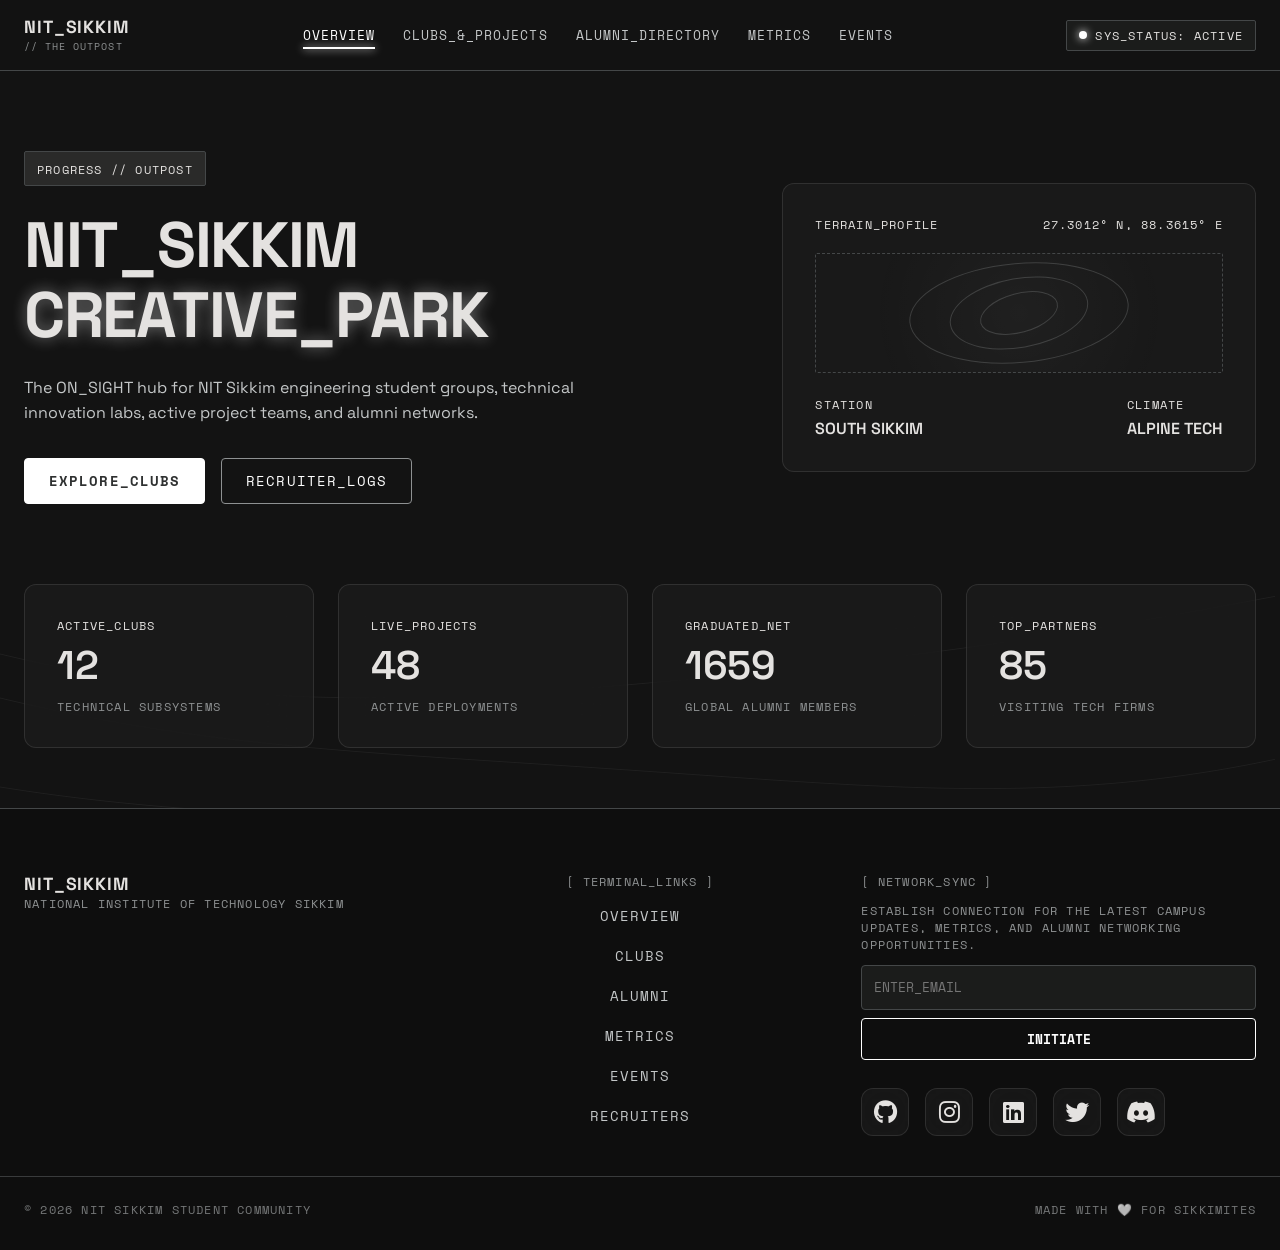
<file: index.html>
<!DOCTYPE html>
<html lang="en">
<head>
  <meta charset="UTF-8">
  <meta name="viewport" content="width=device-width, initial-scale=1.0">
  <title>CREATIVES-NIT SIKKIM</title>
  <link rel="preconnect" href="https://fonts.googleapis.com">
  <link rel="preconnect" href="https://fonts.gstatic.com" crossorigin>
  <link href="https://fonts.googleapis.com/css2?family=Space+Grotesk:wght@400;500;600;700&family=Space+Mono:wght@400;700&display=swap" rel="stylesheet">
  <link rel="stylesheet" href="styles.css">
  <link rel="stylesheet" href="https://cdnjs.cloudflare.com/ajax/libs/font-awesome/6.4.0/css/all.min.css">
</head>
<body>

  <canvas id="mountain-canvas"></canvas>

  <header class="navbar">
    <div class="nav-container">
      <a href="index.html" class="brand">
        <span class="brand-title">NIT_SIKKIM</span>
        <span class="label-mono brand-tag">// THE OUTPOST</span>
      </a>
      
      <nav class="nav-links">
        <a href="index.html" class="nav-link">OVERVIEW</a>
        <a href="clubs.html" class="nav-link">CLUBS_&_PROJECTS</a>
        <a href="alumni.html" class="nav-link">ALUMNI_DIRECTORY</a>
        <a href="metrics.html" class="nav-link">METRICS</a>
        <a href="events.html" class="nav-link">EVENTS</a>
      </nav>

      <div class="nav-status">
        <span class="status-dot"></span>
        <span class="label-mono">SYS_STATUS: ACTIVE</span>
      </div>
    </div>
  </header>

  <main>
    <section class="hero-section">
      <div class="hero-content">
        <div class="hud-badge">
          <span class="label-mono">PROGRESS // OUTPOST</span>
        </div>
        <h1 class="headline-xl">NIT_SIKKIM<br><span class="text-glow">CREATIVE_PARK</span></h1>
        <p class="body-md hero-description">
          The ON_SIGHT hub for NIT Sikkim engineering student groups, technical innovation labs, active project teams, and alumni networks.
        </p>
        <div class="hero-actions">
          <a href="clubs.html" class="btn btn-primary">EXPLORE_CLUBS</a>
          <a href="companies.html" class="btn btn-ghost">RECRUITER_LOGS</a>
        </div>
      </div>

      <div class="terrain-hud glass-card">
        <div class="hud-header">
          <span class="label-mono">TERRAIN_PROFILE</span>
          <span class="label-mono">27.3012° N, 88.3615° E</span>
        </div>
        <div class="topography-graphic">
          <div class="topo-line line-1"></div>
          <div class="topo-line line-2"></div>
          <div class="topo-line line-3"></div>
        </div>
        <div class="hud-footer">
          <div class="hud-stat">
            <span class="label-mono">STATION</span>
            <span class="hud-val">SOUTH SIKKIM</span>
          </div>
          <div class="hud-stat">
            <span class="label-mono">CLIMATE</span>
            <span class="hud-val">ALPINE TECH</span>
          </div>
        </div>
      </div>
    </section>

    <section class="stats-section">
      <div class="grid-container stats-grid">
        <div class="glass-card stat-card">
          <span class="label-mono">ACTIVE_CLUBS</span>
          <h2 class="headline-lg count-up" data-target="12">0</h2>
          <span class="label-mono text-muted">Technical Subsystems</span>
        </div>
        <div class="glass-card stat-card">
          <span class="label-mono">LIVE_PROJECTS</span>
          <h2 class="headline-lg count-up" data-target="48">0</h2>
          <span class="label-mono text-muted">Active Deployments</span>
        </div>
        <div class="glass-card stat-card">
          <span class="label-mono">GRADUATED_NET</span>
          <h2 class="headline-lg count-up" data-target="1659">0</h2>
          <span class="label-mono text-muted">Global Alumni Members</span>
        </div>
        <div class="glass-card stat-card">
          <span class="label-mono">TOP_PARTNERS</span>
          <h2 class="headline-lg count-up" data-target="85">0</h2>
          <span class="label-mono text-muted">Visiting Tech Firms</span>
        </div>
      </div>
    </section>
  </main>

  <div id="footer-container"></div>

  <script src="script.js"></script>
</body>
</html>
</file>
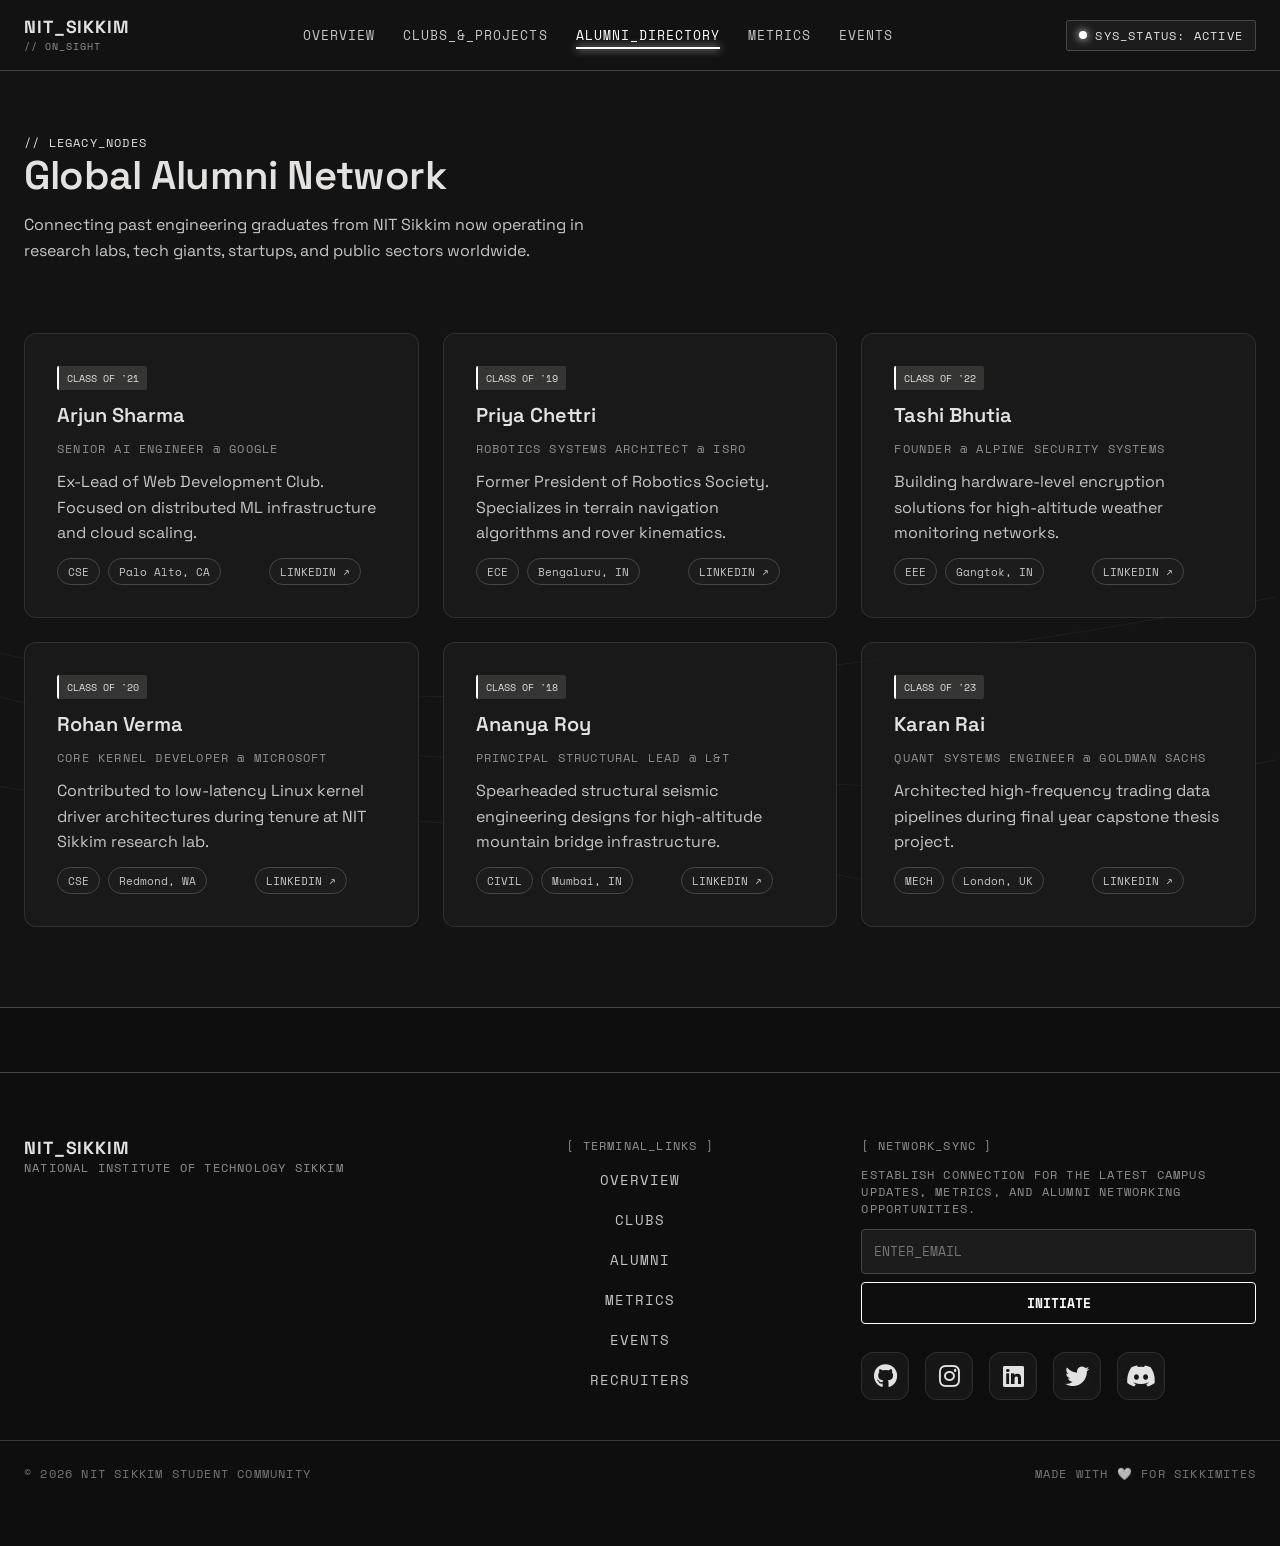
<file: alumni.html>
<!DOCTYPE html>
<html lang="en">
<head>
  <meta charset="UTF-8">
  <meta name="viewport" content="width=device-width, initial-scale=1.0">
  <title>ALUMNI DIRECTORY // NIT SIKKIM</title>
  <link rel="preconnect" href="https://fonts.googleapis.com">
  <link rel="preconnect" href="https://fonts.gstatic.com" crossorigin>
  <link href="https://fonts.googleapis.com/css2?family=Space+Grotesk:wght@400;500;600;700&family=Space+Mono:wght@400;700&display=swap" rel="stylesheet">
  <link rel="stylesheet" href="styles.css">
  <link rel="stylesheet" href="https://cdnjs.cloudflare.com/ajax/libs/font-awesome/6.4.0/css/all.min.css">
</head>
<body>

  <canvas id="mountain-canvas"></canvas>

  <header class="navbar">
    <div class="nav-container">
      <a href="index.html" class="brand">
        <span class="brand-title">NIT_SIKKIM</span>
        <span class="label-mono brand-tag">// ON_SIGHT</span>
      </a>
      
      <nav class="nav-links">
        <a href="index.html" class="nav-link">OVERVIEW</a>
        <a href="clubs.html" class="nav-link">CLUBS_&_PROJECTS</a>
        <a href="alumni.html" class="nav-link">ALUMNI_DIRECTORY</a>
        <a href="metrics.html" class="nav-link">METRICS</a>
        <a href="events.html" class="nav-link">EVENTS</a>
      </nav>

      <div class="nav-status">
        <span class="status-dot"></span>
        <span class="label-mono">SYS_STATUS: ACTIVE</span>
      </div>
    </div>
  </header>

  <main>
    <section class="page-header">
      <span class="label-mono">// LEGACY_NODES</span>
      <h1 class="headline-lg">Global Alumni Network</h1>
      <p class="body-md">Connecting past engineering graduates from NIT Sikkim now operating in research labs, tech giants, startups, and public sectors worldwide.</p>
    </section>

    <section class="alumni-section">
      <div class="grid-container alumni-grid">
        <div class="glass-card alumni-card">
          <div class="alumni-badge">CLASS OF '21</div>
          <h3 class="alumni-name">Arjun Sharma</h3>
          <p class="label-mono text-muted">Senior AI Engineer @ Google</p>
          <p class="body-md">Ex-Lead of Web Development Club. Focused on distributed ML infrastructure and cloud scaling.</p>
          <div class="alumni-tags">
            <span class="chip">CSE</span>
            <span class="chip">Palo Alto, CA</span>
            <a href="https://linkedin.com/in/arjun-sharma" target="_blank" class="chip-btn">LINKEDIN ↗</a>
          </div>
        </div>

        <div class="glass-card alumni-card">
          <div class="alumni-badge">CLASS OF '19</div>
          <h3 class="alumni-name">Priya Chettri</h3>
          <p class="label-mono text-muted">Robotics Systems Architect @ ISRO</p>
          <p class="body-md">Former President of Robotics Society. Specializes in terrain navigation algorithms and rover kinematics.</p>
          <div class="alumni-tags">
            <span class="chip">ECE</span>
            <span class="chip">Bengaluru, IN</span>
            <a href="https://linkedin.com/in/priya-chettri" target="_blank" class="chip-btn">LINKEDIN ↗</a>
          </div>
        </div>

        <div class="glass-card alumni-card">
          <div class="alumni-badge">CLASS OF '22</div>
          <h3 class="alumni-name">Tashi Bhutia</h3>
          <p class="label-mono text-muted">Founder @ Alpine Security Systems</p>
          <p class="body-md">Building hardware-level encryption solutions for high-altitude weather monitoring networks.</p>
          <div class="alumni-tags">
            <span class="chip">EEE</span>
            <span class="chip">Gangtok, IN</span>
            <a href="https://linkedin.com/in/tashi-bhutia" target="_blank" class="chip-btn">LINKEDIN ↗</a>
          </div>
        </div>

        <div class="glass-card alumni-card">
          <div class="alumni-badge">CLASS OF '20</div>
          <h3 class="alumni-name">Rohan Verma</h3>
          <p class="label-mono text-muted">Core Kernel Developer @ Microsoft</p>
          <p class="body-md">Contributed to low-latency Linux kernel driver architectures during tenure at NIT Sikkim research lab.</p>
          <div class="alumni-tags">
            <span class="chip">CSE</span>
            <span class="chip">Redmond, WA</span>
            <a href="https://linkedin.com/in/rohan-verma" target="_blank" class="chip-btn">LINKEDIN ↗</a>
          </div>
        </div>

        <div class="glass-card alumni-card">
          <div class="alumni-badge">CLASS OF '18</div>
          <h3 class="alumni-name">Ananya Roy</h3>
          <p class="label-mono text-muted">Principal Structural Lead @ L&T</p>
          <p class="body-md">Spearheaded structural seismic engineering designs for high-altitude mountain bridge infrastructure.</p>
          <div class="alumni-tags">
            <span class="chip">CIVIL</span>
            <span class="chip">Mumbai, IN</span>
            <a href="https://linkedin.com/in/ananya-roy" target="_blank" class="chip-btn">LINKEDIN ↗</a>
          </div>
        </div>

        <div class="glass-card alumni-card">
          <div class="alumni-badge">CLASS OF '23</div>
          <h3 class="alumni-name">Karan Rai</h3>
          <p class="label-mono text-muted">Quant Systems Engineer @ Goldman Sachs</p>
          <p class="body-md">Architected high-frequency trading data pipelines during final year capstone thesis project.</p>
          <div class="alumni-tags">
            <span class="chip">MECH</span>
            <span class="chip">London, UK</span>
            <a href="https://linkedin.com/in/karan-rai" target="_blank" class="chip-btn">LINKEDIN ↗</a>
          </div>
        </div>
      </div>
    </section>
  </main>

  <footer class="footer">
    <div id="footer-container"></div>
  </footer>

  <script src="script.js"></script>
</body>
</html>
</file>
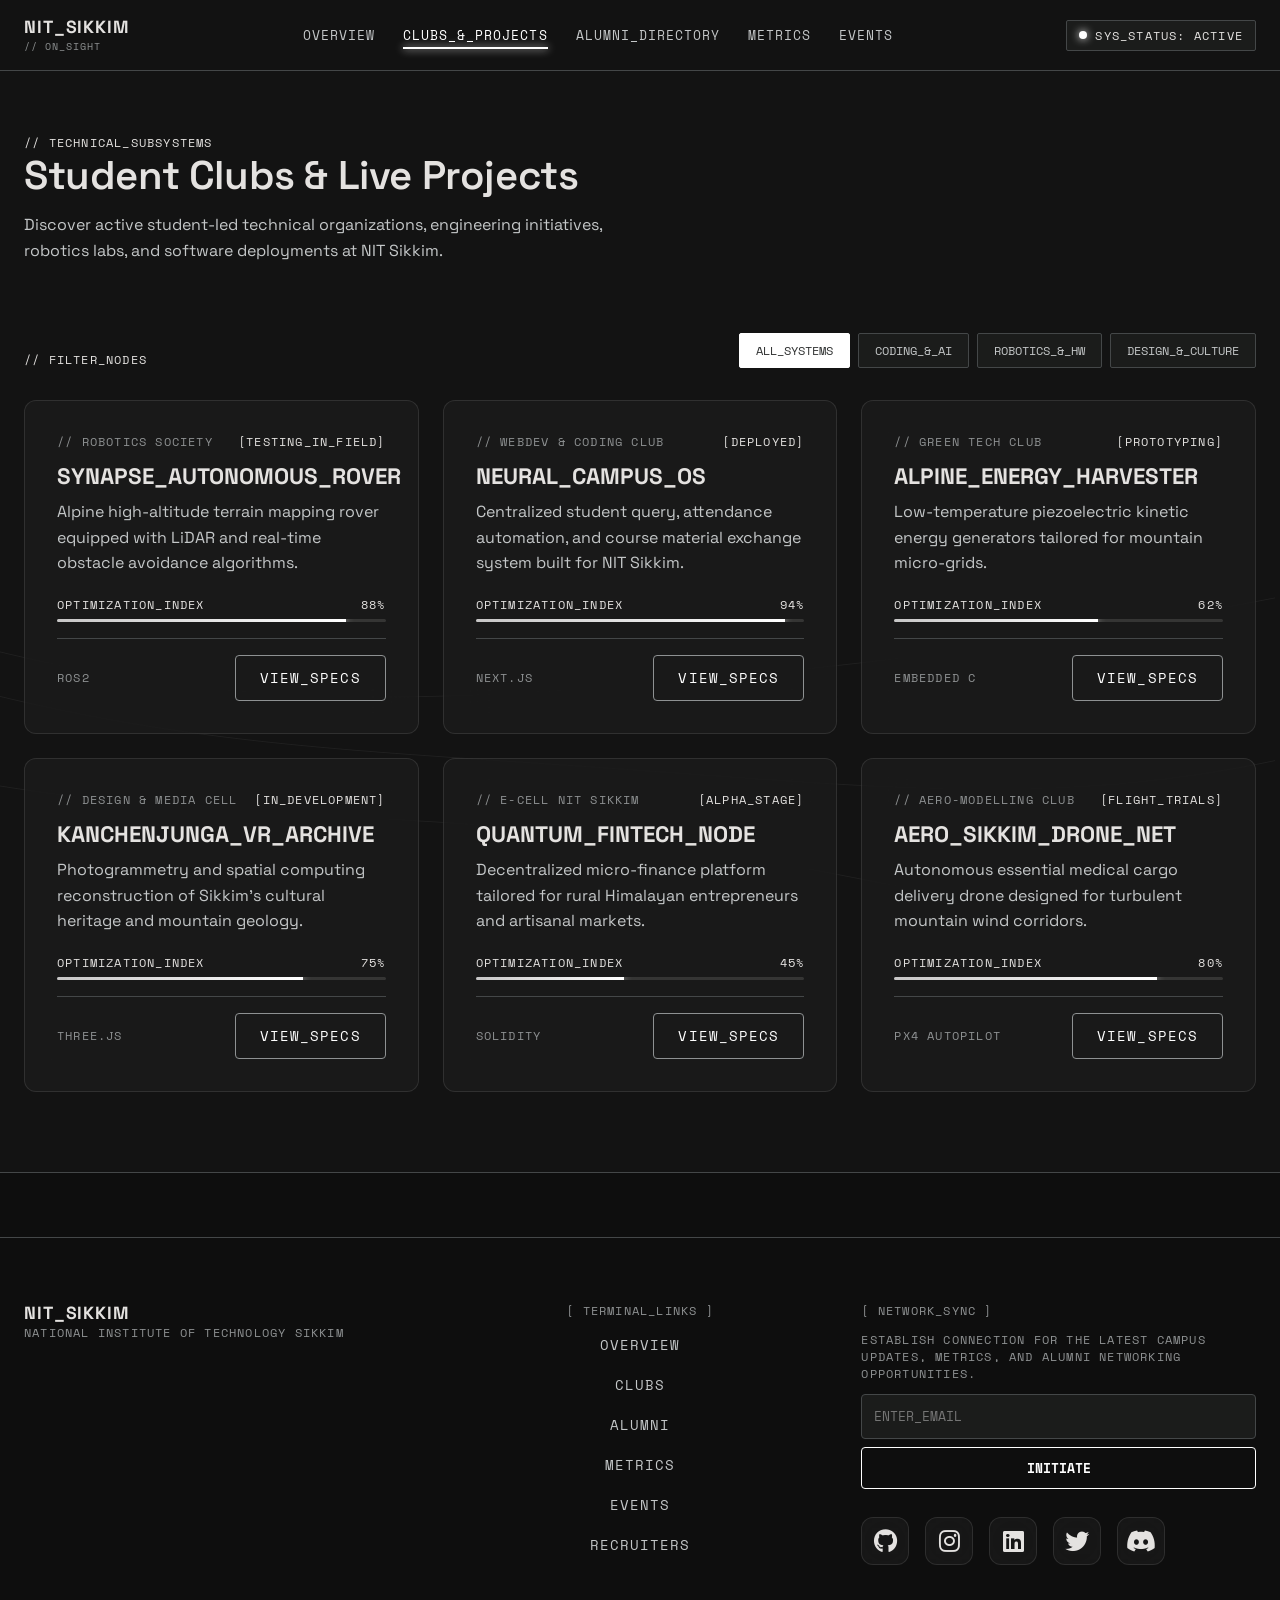
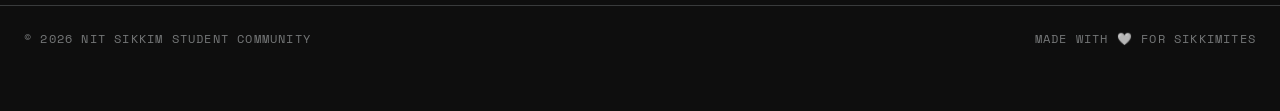
<file: clubs.html>
<!DOCTYPE html>
<html lang="en">
<head>
  <meta charset="UTF-8">
  <meta name="viewport" content="width=device-width, initial-scale=1.0">
  <title>CLUBS & PROJECTS // NIT SIKKIM</title>
  <link rel="preconnect" href="https://fonts.googleapis.com">
  <link rel="preconnect" href="https://fonts.gstatic.com" crossorigin>
  <link href="https://fonts.googleapis.com/css2?family=Space+Grotesk:wght@400;500;600;700&family=Space+Mono:wght@400;700&display=swap" rel="stylesheet">
  <link rel="stylesheet" href="styles.css">
  <link rel="stylesheet" href="https://cdnjs.cloudflare.com/ajax/libs/font-awesome/6.4.0/css/all.min.css">
</head>
<body>

  <canvas id="mountain-canvas"></canvas>

  <header class="navbar">
    <div class="nav-container">
      <a href="index.html" class="brand">
        <span class="brand-title">NIT_SIKKIM</span>
        <span class="label-mono brand-tag">// ON_SIGHT</span>
      </a>
      
      <nav class="nav-links">
        <a href="index.html" class="nav-link">OVERVIEW</a>
        <a href="clubs.html" class="nav-link">CLUBS_&_PROJECTS</a>
        <a href="alumni.html" class="nav-link">ALUMNI_DIRECTORY</a>
        <a href="metrics.html" class="nav-link">METRICS</a>
        <a href="events.html" class="nav-link">EVENTS</a>
      </nav>

      <div class="nav-status">
        <span class="status-dot"></span>
        <span class="label-mono">SYS_STATUS: ACTIVE</span>
      </div>
    </div>
  </header>

  <main>
    <section class="page-header">
      <span class="label-mono">// TECHNICAL_SUBSYSTEMS</span>
      <h1 class="headline-lg">Student Clubs & Live Projects</h1>
      <p class="body-md">Discover active student-led technical organizations, engineering initiatives, robotics labs, and software deployments at NIT Sikkim.</p>
    </section>

    <section class="clubs-section">
      <div class="section-header">
        <span class="label-mono">// FILTER_NODES</span>
        <div class="filter-bar">
          <button class="filter-btn active" data-filter="all">ALL_SYSTEMS</button>
          <button class="filter-btn" data-filter="tech">CODING_&_AI</button>
          <button class="filter-btn" data-filter="robotics">ROBOTICS_&_HW</button>
          <button class="filter-btn" data-filter="creative">DESIGN_&_CULTURE</button>
        </div>
      </div>

      <div class="grid-container projects-grid" id="projects-container">
        <!-- Dynamic Cards Injected via JS -->
      </div>
    </section>
  </main>

  <div class="modal-overlay" id="project-modal">
    <div class="glass-card modal-content">
      <button class="modal-close" id="modal-close">&times;</button>
      <span class="label-mono" id="modal-club-tag">CLUB // DETAILED_SPECS</span>
      <h2 class="headline-lg" id="modal-title">Project Title</h2>
      <p class="body-md" id="modal-description">Detailed description will appear here.</p>
      
      <div class="modal-metrics">
        <div>
          <span class="label-mono">TECH_STACK</span>
          <p id="modal-stack" class="label-mono text-primary">-</p>
        </div>
        <div>
          <span class="label-mono">STATUS</span>
          <p id="modal-status" class="label-mono text-primary">-</p>
        </div>
      </div>

      <div class="modal-actions">
        <a href="#" class="btn btn-primary" target="_blank">REQUEST_COLLABORATION</a>
      </div>
    </div>
  </div>

  <footer class="footer">
    <div id="footer-container"></div>
  </footer>

  <script src="script.js"></script>
</body>
</html>
</file>
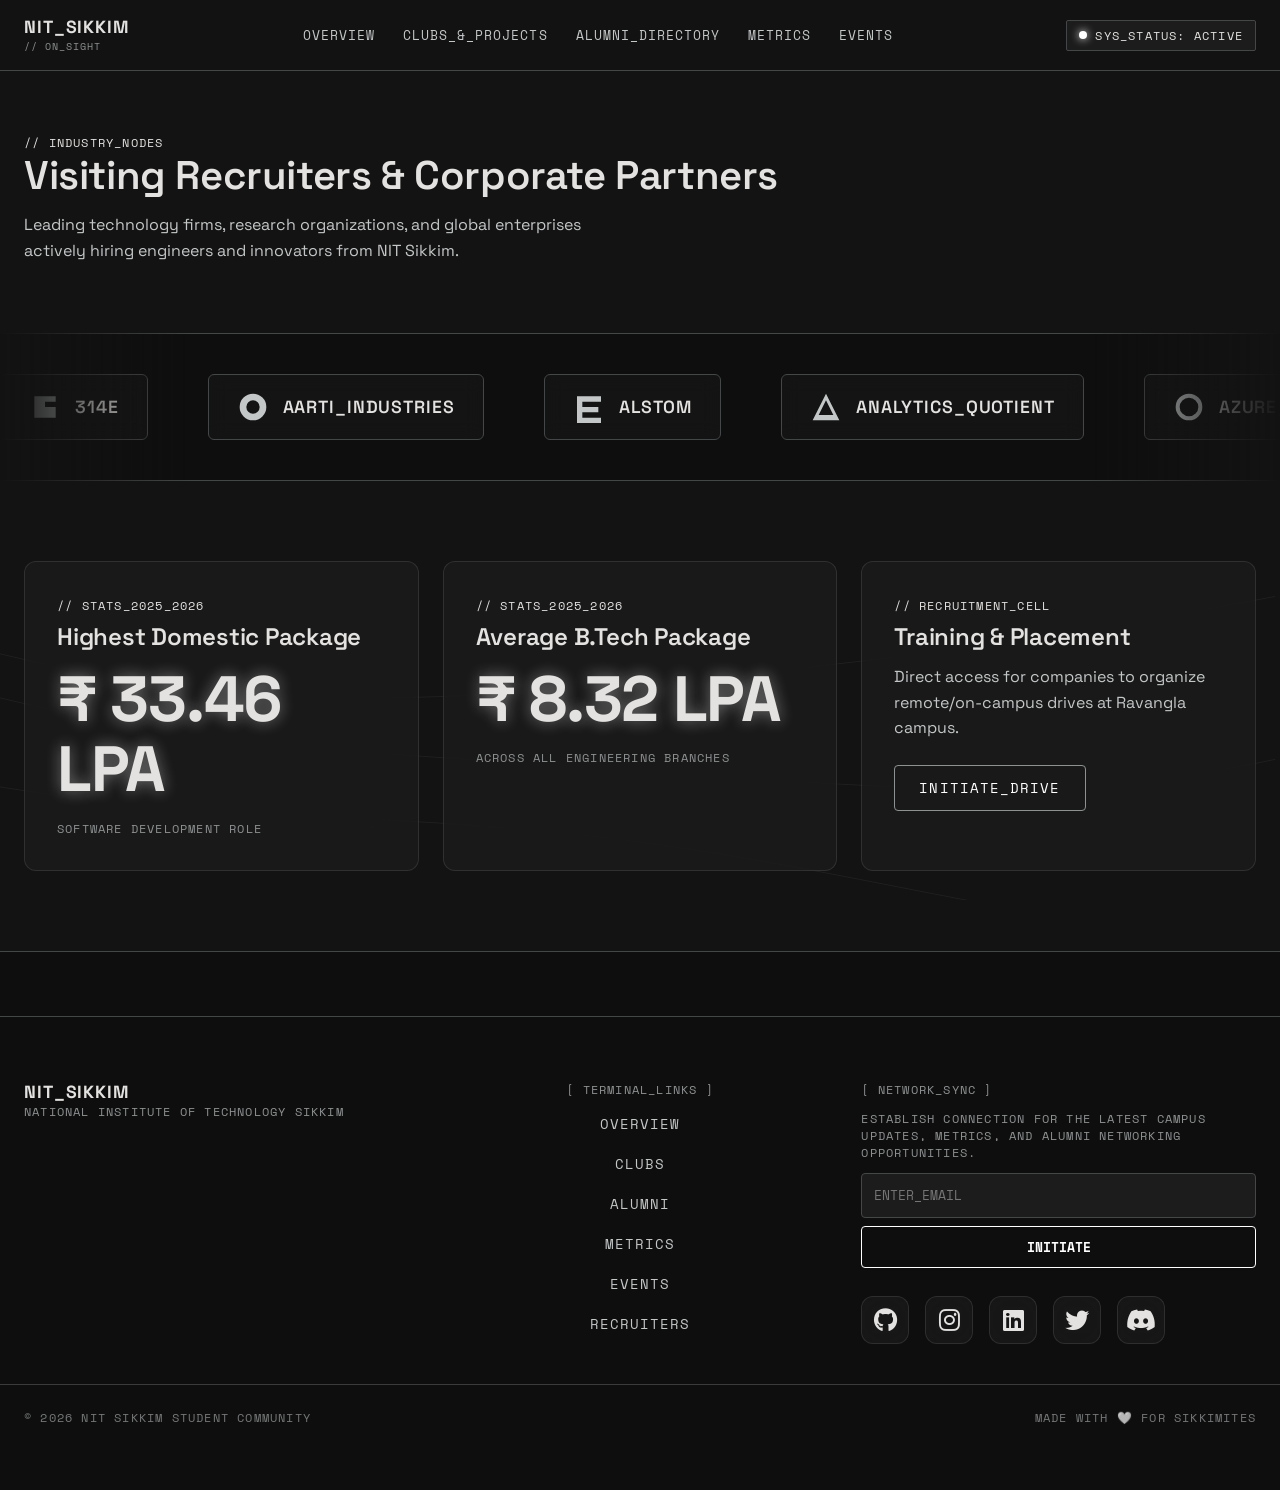
<file: companies.html>
<!DOCTYPE html>
<html lang="en">

<head>
  <meta charset="UTF-8">
  <meta name="viewport" content="width=device-width, initial-scale=1.0">
  <title>RECRUITMENT PARTNERS // NIT SIKKIM</title>
  <link rel="preconnect" href="https://fonts.googleapis.com">
  <link rel="preconnect" href="https://fonts.gstatic.com" crossorigin>
  <link
    href="https://fonts.googleapis.com/css2?family=Space+Grotesk:wght@400;500;600;700&family=Space+Mono:wght@400;700&display=swap"
    rel="stylesheet">
  <link rel="stylesheet" href="styles.css">
  <link rel="stylesheet" href="https://cdnjs.cloudflare.com/ajax/libs/font-awesome/6.4.0/css/all.min.css">
</head>

<body>

  <canvas id="mountain-canvas"></canvas>

  <header class="navbar">
    <div class="nav-container">
      <a href="index.html" class="brand">
        <span class="brand-title">NIT_SIKKIM</span>
        <span class="label-mono brand-tag">// ON_SIGHT</span>
      </a>

      <nav class="nav-links">
        <a href="index.html" class="nav-link">OVERVIEW</a>
        <a href="clubs.html" class="nav-link">CLUBS_&_PROJECTS</a>
        <a href="alumni.html" class="nav-link">ALUMNI_DIRECTORY</a>
        <a href="metrics.html" class="nav-link">METRICS</a>
        <a href="events.html" class="nav-link">EVENTS</a>
      </nav>

      <div class="nav-status">
        <span class="status-dot"></span>
        <span class="label-mono">SYS_STATUS: ACTIVE</span>
      </div>
    </div>
  </header>

  <main>
    <section class="page-header">
      <span class="label-mono">// INDUSTRY_NODES</span>
      <h1 class="headline-lg">Visiting Recruiters & Corporate Partners</h1>
      <p class="body-md">Leading technology firms, research organizations, and global enterprises actively hiring
        engineers and innovators from NIT Sikkim.</p>
    </section>

    <!-- Endless Continuous Marquee Section -->
    <section class="marquee-wrapper">
      <div class="marquee-track">
        <!-- ROW 1 -->
        <div class="company-badge">
          <svg class="company-logo-svg" viewBox="0 0 24 24">
            <path d="M4 4h16v4H12v4h8v8H4V4z" />
          </svg>
          <span class="company-name">314E</span>
        </div>

        <div class="company-badge">
          <svg class="company-logo-svg" viewBox="0 0 24 24">
            <path d="M12 2A10 10 0 1 0 22 12 10 10 0 0 0 12 2zm0 15a5 5 0 1 1 5-5 5 5 0 0 1-5 5z" />
          </svg>
          <span class="company-name">AARTI_INDUSTRIES</span>
        </div>

        <div class="company-badge">
          <svg class="company-logo-svg" viewBox="0 0 24 24">
            <path d="M3 4h18v4H7v4h12v4H7v4h14v4H3V4z" />
          </svg>
          <span class="company-name">ALSTOM</span>
        </div>

        <div class="company-badge">
          <svg class="company-logo-svg" viewBox="0 0 24 24">
            <path d="M12 2L2 22h20L12 2zm0 5l5.5 11h-11L12 7z" />
          </svg>
          <span class="company-name">ANALYTICS_QUOTIENT</span>
        </div>

        <div class="company-badge">
          <svg class="company-logo-svg" viewBox="0 0 24 24">
            <path d="M12 2a10 10 0 100 20 10 10 0 000-20zm0 3a7 7 0 110 14 7 7 0 010-14z" />
          </svg>
          <span class="company-name">AZURE_POWER</span>
        </div>

        <div class="company-badge">
          <svg class="company-logo-svg" viewBox="0 0 24 24">
            <path d="M12 2L2 7l10 5 10-5-10-5zM2 17l10 5 10-5M2 12l10 5 10-5" />
          </svg>
          <span class="company-name">BAKER_HUGHES</span>
        </div>

        <div class="company-badge">
          <svg class="company-logo-svg" viewBox="0 0 24 24">
            <path d="M12 2a10 10 0 100 20 10 10 0 000-20zm0 4a6 6 0 110 12 6 6 0 010-12z" />
          </svg>
          <span class="company-name">BOSCH</span>
        </div>

        <!-- ROW 2 -->
        <div class="company-badge">
          <svg class="company-logo-svg" viewBox="0 0 24 24">
            <path d="M4 4h10a4 4 0 0 1 0 8H4V4zm0 8h11a4 4 0 0 1 0 8H4v-8z" />
          </svg>
          <span class="company-name">BYJUS</span>
        </div>

        <div class="company-badge">
          <svg class="company-logo-svg" viewBox="0 0 24 24">
            <path d="M12 2a10 10 0 1 0 10 10A10.011 10.011 0 0 0 12 2zm0 16a6 6 0 1 1 6-6 6.007 6.007 0 0 1-6 6z" />
          </svg>
          <span class="company-name">C_DAC</span>
        </div>

        <div class="company-badge">
          <svg class="company-logo-svg" viewBox="0 0 24 24">
            <path d="M12 2a10 10 0 100 20 10 10 0 000-20zm4 11H8v-2h8v2z" />
          </svg>
          <span class="company-name">CAPGEMINI</span>
        </div>

        <div class="company-badge">
          <svg class="company-logo-svg" viewBox="0 0 24 24">
            <path d="M12 2a10 10 0 1 0 10 10A10 10 0 0 0 12 2zm0 14a4 4 0 1 1 4-4 4 4 0 0 1-4 4z" />
          </svg>
          <span class="company-name">CGI</span>
        </div>

        <div class="company-badge">
          <svg class="company-logo-svg" viewBox="0 0 24 24">
            <path d="M12 2L2 12l10 10 10-10L12 2zm0 4.5l6.5 6.5-6.5 6.5L5.5 13 12 6.5z" />
          </svg>
          <span class="company-name">COGNIZANT</span>
        </div>

        <div class="company-badge">
          <svg class="company-logo-svg" viewBox="0 0 24 24">
            <path d="M4 4h8a8 8 0 0 1 0 16H4V4zm4 4v8h4a4 4 0 0 0 0-8H8z" />
          </svg>
          <span class="company-name">DALMIA_BHARAT</span>
        </div>

        <div class="company-badge">
          <svg class="company-logo-svg" viewBox="0 0 24 24">
            <path d="M12 2A10 10 0 0 0 2 12a10 10 0 0 0 10 10 10 10 0 0 0 10-10A10 10 0 0 0 12 2zm3 13h-6V9h6v6z" />
          </svg>
          <span class="company-name">GRAB</span>
        </div>

        <!-- ROW 3 -->
        <div class="company-badge">
          <svg class="company-logo-svg" viewBox="0 0 24 24">
            <path d="M12 2L1 21h22L12 2zm0 4.5l7.5 13h-15l7.5-13z" />
          </svg>
          <span class="company-name">DELOITTE</span>
        </div>

        <div class="company-badge">
          <svg class="company-logo-svg" viewBox="0 0 24 24">
            <path d="M4 4h16v4H8v4h12v8H4V4z" />
          </svg>
          <span class="company-name">DASSAULT_SYSTEMES</span>
        </div>

        <div class="company-badge">
          <svg class="company-logo-svg" viewBox="0 0 24 24">
            <path d="M6 4h12v4H10v4h8v4H10v4H6V4z" />
          </svg>
          <span class="company-name">ELITMUS</span>
        </div>

        <div class="company-badge">
          <svg class="company-logo-svg" viewBox="0 0 24 24">
            <path d="M4 4h4v16H4V4zm6 0h10v4H14v2h6v4h-6v6h-4V4z" />
          </svg>
          <span class="company-name">INFOSYS</span>
        </div>

        <div class="company-badge">
          <svg class="company-logo-svg" viewBox="0 0 24 24">
            <path d="M2 4h20v2H2V4zm0 4h20v2H2V8zm0 4h20v2H2v-2zm0 4h20v2H2v-2z" />
          </svg>
          <span class="company-name">IBM</span>
        </div>

        <div class="company-badge">
          <svg class="company-logo-svg" viewBox="0 0 24 24">
            <path d="M12 2a10 10 0 1 0 10 10A10 10 0 0 0 12 2zm1 14h-2V8h2v8z" />
          </svg>
          <span class="company-name">INVENIOLSI</span>
        </div>

        <div class="company-badge">
          <svg class="company-logo-svg" viewBox="0 0 24 24">
            <path d="M12 2a10 10 0 100 20 10 10 0 000-20zm1 14.5h-2v-2h2v2zm0-4h-2V7h2v5.5z" />
          </svg>
          <span class="company-name">INTEL</span>
        </div>

        <!-- ROW 4 -->
        <div class="company-badge">
          <svg class="company-logo-svg" viewBox="0 0 24 24">
            <path d="M12 2L2 8v8l10 6 10-6V8L12 2zm0 4l6 3.5v5L12 18l-6-3.5v-5L12 6z" />
          </svg>
          <span class="company-name">INDIAMART</span>
        </div>

        <div class="company-badge">
          <svg class="company-logo-svg" viewBox="0 0 24 24">
            <path d="M4 4h4v16H4V4zm6 0l4 8 4-8h4l-6 12v4h-4v-4L10 4z" />
          </svg>
          <span class="company-name">IVY</span>
        </div>

        <div class="company-badge">
          <svg class="company-logo-svg" viewBox="0 0 24 24">
            <path d="M12 2A10 10 0 1 0 22 12 10 10 0 0 0 12 2zm-1 15h-2v-6h2v6zm4 0h-2V7h2v10z" />
          </svg>
          <span class="company-name">JUSPAY</span>
        </div>

        <div class="company-badge">
          <svg class="company-logo-svg" viewBox="0 0 24 24">
            <path d="M4 4h4v12h8v4H4V4z" />
          </svg>
          <span class="company-name">LTI</span>
        </div>

        <div class="company-badge">
          <svg class="company-logo-svg" viewBox="0 0 24 24">
            <path d="M12 2L2 7v10l10 5 10-5V7L12 2zm0 4l6 3v6l-6 3-6-3V9l6-3z" />
          </svg>
          <span class="company-name">MCAFEE</span>
        </div>

        <div class="company-badge">
          <svg class="company-logo-svg" viewBox="0 0 24 24">
            <path d="M2 4h4l6 10 6-10h4v16h-4V10l-6 10L6 10v10H2V4z" />
          </svg>
          <span class="company-name">MAQ_SOFTWARE</span>
        </div>

        <div class="company-badge">
          <svg class="company-logo-svg" viewBox="0 0 24 24">
            <path d="M12 2L2 22h5l5-10 5 10h5L12 2z" />
          </svg>
          <span class="company-name">MARUTI_SUZUKI</span>
        </div>

        <!-- ROW 5 -->
        <div class="company-badge">
          <svg class="company-logo-svg" viewBox="0 0 24 24">
            <path d="M12 0L1.75 6v12L12 24l10.25-6V6L12 0zm0 2.8l7.5 4.4v8.8L12 20.4l-7.5-4.4V7.2L12 2.8z" />
          </svg>
          <span class="company-name">NVIDIA</span>
        </div>

        <div class="company-badge">
          <svg class="company-logo-svg" viewBox="0 0 24 24">
            <path
              d="M16 4H8C3.58 4 0 7.58 0 12s3.58 8 8 8h8c4.42 0 8-3.58 8-8s-3.58-8-8-8zm0 12H8c-2.21 0-4-1.79-4-4s1.79-4 4-4h8c2.21 0 4 1.79 4 4s-1.79 4-4 4z" />
          </svg>
          <span class="company-name">ORACLE</span>
        </div>

        <div class="company-badge">
          <svg class="company-logo-svg" viewBox="0 0 24 24">
            <path d="M2 4h9v16H2V4zm11 0h9v16h-9V4z" />
          </svg>
          <span class="company-name">PUBLICIS_SAPIENT</span>
        </div>

        <div class="company-badge">
          <svg class="company-logo-svg" viewBox="0 0 24 24">
            <path d="M11 2h2v7h-2V2zm-7 8h16v2H4v-2zm7 4h2v8h-2v-8z" />
          </svg>
          <span class="company-name">POWERGRID</span>
        </div>

        <div class="company-badge">
          <svg class="company-logo-svg" viewBox="0 0 24 24">
            <path d="M3 6h18v3H6v3h15v6H3v-3h15v-3H3V6z" />
          </svg>
          <span class="company-name">SIEMENS</span>
        </div>

        <div class="company-badge">
          <svg class="company-logo-svg" viewBox="0 0 24 24">
            <path d="M4 4h16v4H8v3h12v9H4v-4h12v-1H4V4z" />
          </svg>
          <span class="company-name">SONATA_SOFTWARE</span>
        </div>

        <!-- ROW 6 -->
        <div class="company-badge">
          <svg class="company-logo-svg" viewBox="0 0 24 24">
            <path d="M12 2C6.48 2 2 6.48 2 12s4.48 10 10 10 10-4.48 10-10S17.52 2 12 2zm-1 14H9V8h2v8zm4 0h-2V8h2v8z" />
          </svg>
          <span class="company-name">SAMSUNG</span>
        </div>

        <div class="company-badge">
          <svg class="company-logo-svg" viewBox="0 0 24 24">
            <path
              d="M19.35 10.04A7.49 7.49 0 0 0 12 4C9.11 4 6.6 5.64 5.35 8.04A5.994 5.994 0 0 0 0 14c0 3.31 2.69 6 6 6h13c2.76 0 5-2.24 5-5 0-2.64-2.05-4.78-4.65-4.96z" />
          </svg>
          <span class="company-name">SALESFORCE</span>
        </div>

        <div class="company-badge">
          <svg class="company-logo-svg" viewBox="0 0 24 24">
            <path d="M2 4h20v4H14v12h-4V8H2V4z" />
          </svg>
          <span class="company-name">TCS</span>
        </div>

        <div class="company-badge">
          <svg class="company-logo-svg" viewBox="0 0 24 24">
            <path d="M4 4h16v4h-6v12h-4V8H4V4z" />
          </svg>
          <span class="company-name">TERADATA</span>
        </div>

        <div class="company-badge">
          <svg class="company-logo-svg" viewBox="0 0 24 24">
            <path d="M2 4h20v4h-8v12h-4V8H2V4z" />
          </svg>
          <span class="company-name">TMEIC</span>
        </div>

        <div class="company-badge">
          <svg class="company-logo-svg" viewBox="0 0 24 24">
            <path d="M12 2L2 22h20L12 2zm0 6l4 10H8l4-10z" />
          </svg>
          <span class="company-name">TREDENCE</span>
        </div>

        <!-- ROW 7 -->
        <div class="company-badge">
          <svg class="company-logo-svg" viewBox="0 0 24 24">
            <path d="M4 4h16v3H4V4zm0 6h16v3H4v-3zm0 6h10v4H4v-4z" />
          </svg>
          <span class="company-name">TECH_MAHINDRA</span>
        </div>

        <div class="company-badge">
          <svg class="company-logo-svg" viewBox="0 0 24 24">
            <path d="M12 2a10 10 0 1 0 10 10A10 10 0 0 0 12 2zm0 15a5 5 0 1 1 5-5 5 5 0 0 1-5 5z" />
          </svg>
          <span class="company-name">UBISOFT</span>
        </div>

        <div class="company-badge">
          <svg class="company-logo-svg" viewBox="0 0 24 24">
            <path d="M12 2L4 18h16L12 2zm0 5l3.5 7h-7L12 7z" />
          </svg>
          <span class="company-name">VEDANTA</span>
        </div>
      </div>
    </section>

        <!-- Detailed Recruiter Placement Overview -->
        <section class="companies-section">
          <div class="grid-container" style="grid-template-columns: repeat(auto-fit, minmax(300px, 1fr));">
            <div class="glass-card">
              <span class="label-mono">// STATS_2025_2026</span>
              <h3 class="headline-lg" style="font-size: 1.5rem; margin-top: 8px;">Highest Domestic Package</h3>
              <h2 class="headline-xl text-glow" style="margin: 12px 0;">₹ 33.46 LPA</h2>
              <span class="label-mono text-muted">SOFTWARE DEVELOPMENT ROLE</span>
            </div>

            <div class="glass-card">
              <span class="label-mono">// STATS_2025_2026</span>
              <h3 class="headline-lg" style="font-size: 1.5rem; margin-top: 8px;">Average B.Tech Package</h3>
              <h2 class="headline-xl text-glow" style="margin: 12px 0;">₹ 8.32 LPA</h2>
              <span class="label-mono text-muted">ACROSS ALL ENGINEERING BRANCHES</span>
            </div>

            <div class="glass-card">
              <span class="label-mono">// RECRUITMENT_CELL</span>
              <h3 class="headline-lg" style="font-size: 1.5rem; margin-top: 8px;">Training & Placement</h3>
              <p class="body-md" style="margin: 12px 0;">Direct access for companies to organize remote/on-campus drives
                at Ravangla campus.</p>
              <a href="#" class="btn btn-ghost" style="margin-top: 12px;">INITIATE_DRIVE</a>
            </div>
          </div>
        </section>
  </main>

  <footer class="footer">
    <div id="footer-container"></div>
  </footer>

  <script src="script.js"></script>
</body>

</html>
</file>
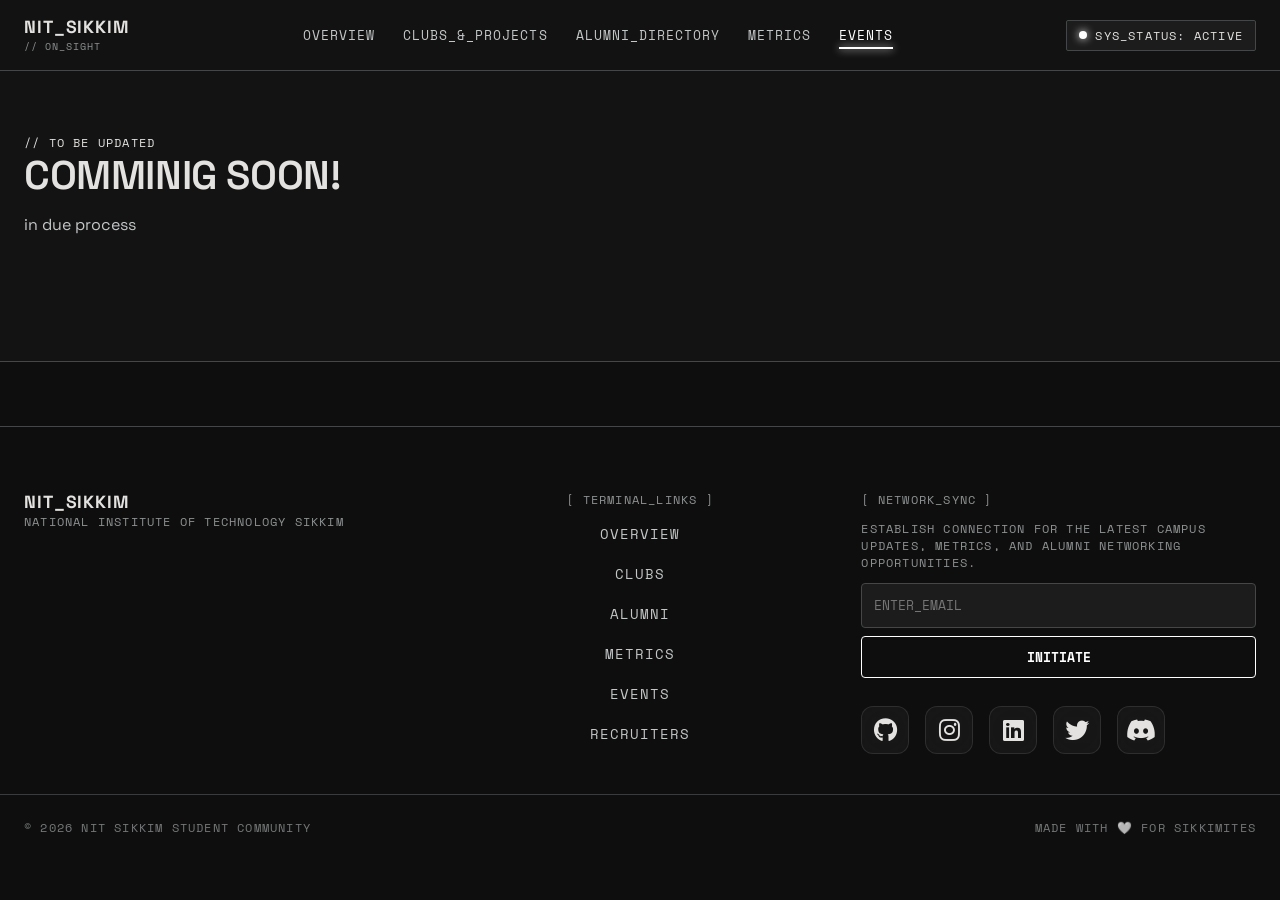
<file: events.html>
<!doctype html>
<html lang="en">
  <head>
    <meta charset="UTF-8" />
    <meta name="viewport" content="width=device-width, initial-scale=1.0" />
    <title>ALUMNI DIRECTORY // NIT SIKKIM</title>
    <link rel="preconnect" href="https://fonts.googleapis.com" />
    <link rel="preconnect" href="https://fonts.gstatic.com" crossorigin />
    <link
      href="https://fonts.googleapis.com/css2?family=Space+Grotesk:wght@400;500;600;700&family=Space+Mono:wght@400;700&display=swap"
      rel="stylesheet"
    />
    <link rel="stylesheet" href="styles.css" />
    <link
      rel="stylesheet"
      href="https://cdnjs.cloudflare.com/ajax/libs/font-awesome/6.4.0/css/all.min.css"
    />
  </head>
  <body>
    <canvas id="mountain-canvas"></canvas>

    <header class="navbar">
      <div class="nav-container">
        <a href="index.html" class="brand">
          <span class="brand-title">NIT_SIKKIM</span>
          <span class="label-mono brand-tag">// ON_SIGHT</span>
        </a>

        <nav class="nav-links">
          <a href="index.html" class="nav-link">OVERVIEW</a>
          <a href="clubs.html" class="nav-link">CLUBS_&_PROJECTS</a>
          <a href="alumni.html" class="nav-link">ALUMNI_DIRECTORY</a>
          <a href="metrics.html" class="nav-link">METRICS</a>
          <a href="events.html" class="nav-link">EVENTS</a>
        </nav>

        <div class="nav-status">
          <span class="status-dot"></span>
          <span class="label-mono">SYS_STATUS: ACTIVE</span>
        </div>
      </div>
    </header>

  <main>
    <section class="page-header">
      <span class="label-mono">// to be updated</span>
      <h1 class="headline-lg">COMMINIG SOON!</h1>
      <p class="body-md">in due process</p>
    </section>
    </main>


    <footer class="footer">
      <div id="footer-container"></div>
    </footer>

    <script src="script.js"></script>
  </body>
</html>
</file>
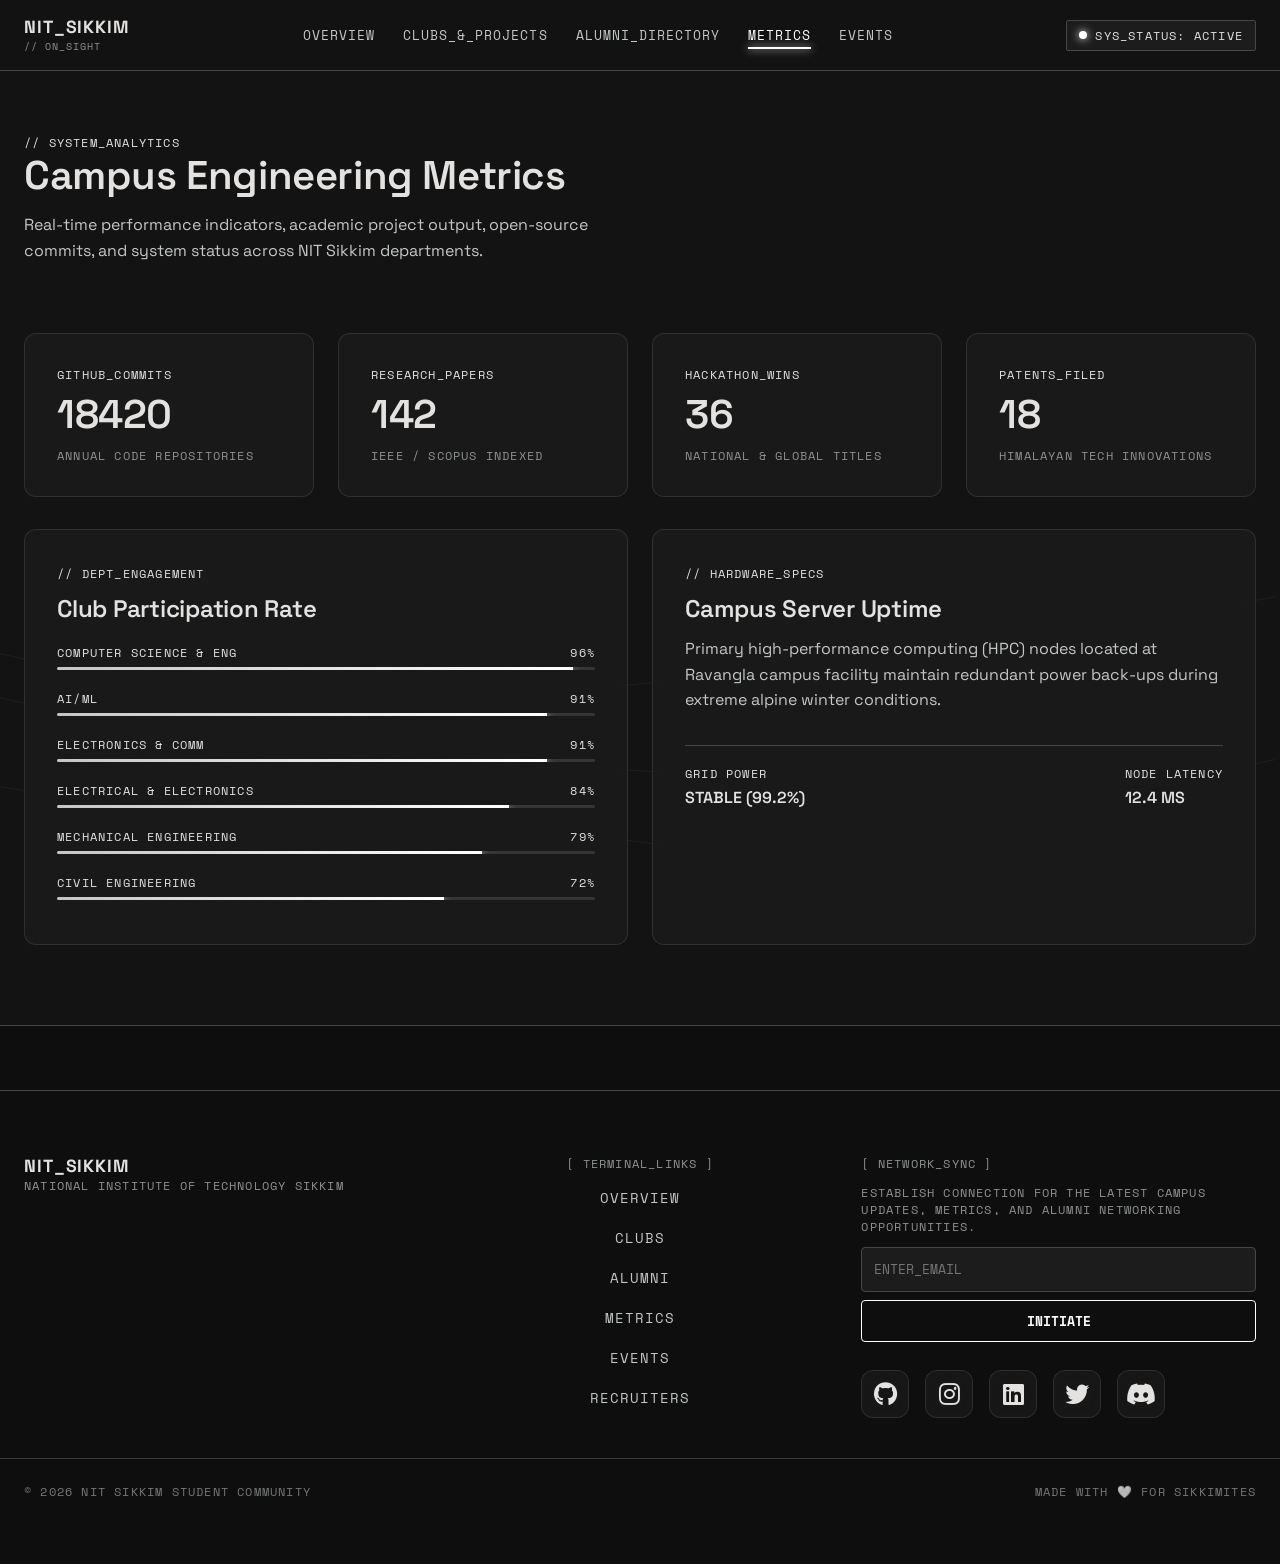
<file: metrics.html>
<!DOCTYPE html>
<html lang="en">
<head>
  <meta charset="UTF-8">
  <meta name="viewport" content="width=device-width, initial-scale=1.0">
  <title>METRICS // NIT SIKKIM NEXUS</title>
  <link rel="preconnect" href="https://fonts.googleapis.com">
  <link rel="preconnect" href="https://fonts.gstatic.com" crossorigin>
  <link href="https://fonts.googleapis.com/css2?family=Space+Grotesk:wght@400;500;600;700&family=Space+Mono:wght@400;700&display=swap" rel="stylesheet">
  <link rel="stylesheet" href="styles.css">
  <link rel="stylesheet" href="https://cdnjs.cloudflare.com/ajax/libs/font-awesome/6.4.0/css/all.min.css">
</head>
<body>

  <canvas id="mountain-canvas"></canvas>

  <header class="navbar">
    <div class="nav-container">
      <a href="index.html" class="brand">
        <span class="brand-title">NIT_SIKKIM</span>
        <span class="label-mono brand-tag">// ON_SIGHT</span>
      </a>
      
      <nav class="nav-links">
        <a href="index.html" class="nav-link">OVERVIEW</a>
        <a href="clubs.html" class="nav-link">CLUBS_&_PROJECTS</a>
        <a href="alumni.html" class="nav-link">ALUMNI_DIRECTORY</a>
        <a href="metrics.html" class="nav-link">METRICS</a>
        <a href="events.html" class="nav-link">EVENTS</a>
      </nav>

      <div class="nav-status">
        <span class="status-dot"></span>
        <span class="label-mono">SYS_STATUS: ACTIVE</span>
      </div>
    </div>
  </header>

  <main>
    <section class="page-header">
      <span class="label-mono">// SYSTEM_ANALYTICS</span>
      <h1 class="headline-lg">Campus Engineering Metrics</h1>
      <p class="body-md">Real-time performance indicators, academic project output, open-source commits, and system status across NIT Sikkim departments.</p>
    </section>

    <section class="metrics-detailed-section">
      <div class="grid-container stats-grid" style="margin-bottom: 32px;">
        <div class="glass-card stat-card">
          <span class="label-mono">GITHUB_COMMITS</span>
          <h2 class="headline-lg count-up" data-target="18420">0</h2>
          <span class="label-mono text-muted">Annual Code Repositories</span>
        </div>
        <div class="glass-card stat-card">
          <span class="label-mono">RESEARCH_PAPERS</span>
          <h2 class="headline-lg count-up" data-target="142">0</h2>
          <span class="label-mono text-muted">IEEE / Scopus Indexed</span>
        </div>
        <div class="glass-card stat-card">
          <span class="label-mono">HACKATHON_WINS</span>
          <h2 class="headline-lg count-up" data-target="36">0</h2>
          <span class="label-mono text-muted">National & Global Titles</span>
        </div>
        <div class="glass-card stat-card">
          <span class="label-mono">PATENTS_FILED</span>
          <h2 class="headline-lg count-up" data-target="18">0</h2>
          <span class="label-mono text-muted">Himalayan Tech Innovations</span>
        </div>
      </div>

      <div class="grid-container" style="grid-template-columns: 1fr 1fr;">
        <div class="glass-card">
          <span class="label-mono">// DEPT_ENGAGEMENT</span>
          <h3 class="headline-lg" style="font-size: 1.5rem; margin: 12px 0;">Club Participation Rate</h3>
          
          <div class="progress-container">
            <div class="card-header" style="margin:0;">
              <span class="label-mono">COMPUTER SCIENCE & ENG</span>
              <span class="label-mono">96%</span>
            </div>
            <div class="progress-bar"><div class="progress-fill" style="width: 96%;"></div></div>
          </div>

          <div class="progress-container">
            <div class="card-header" style="margin:0;">
              <span class="label-mono">AI/ML</span>
              <span class="label-mono">91%</span>
            </div>
            <div class="progress-bar"><div class="progress-fill" style="width: 91%;"></div></div>
          </div>

          <div class="progress-container">
            <div class="card-header" style="margin:0;">
              <span class="label-mono">ELECTRONICS & COMM</span>
              <span class="label-mono">91%</span>
            </div>
            <div class="progress-bar"><div class="progress-fill" style="width: 91%;"></div></div>
          </div>

          <div class="progress-container">
            <div class="card-header" style="margin:0;">
              <span class="label-mono">ELECTRICAL & ELECTRONICS</span>
              <span class="label-mono">84%</span>
            </div>
            <div class="progress-bar"><div class="progress-fill" style="width: 84%;"></div></div>
          </div>

          <div class="progress-container">
            <div class="card-header" style="margin:0;">
              <span class="label-mono">MECHANICAL ENGINEERING</span>
              <span class="label-mono">79%</span>
            </div>
            <div class="progress-bar"><div class="progress-fill" style="width: 79%;"></div></div>
          </div>

          <div class="progress-container">
            <div class="card-header" style="margin:0;">
              <span class="label-mono">CIVIL ENGINEERING</span>
              <span class="label-mono">72%</span>
            </div>
            <div class="progress-bar"><div class="progress-fill" style="width: 72%;"></div></div>
          </div>
        </div>

        <div class="glass-card">
          <span class="label-mono">// HARDWARE_SPECS</span>
          <h3 class="headline-lg" style="font-size: 1.5rem; margin: 12px 0;">Campus Server Uptime</h3>
          <p class="body-md">Primary high-performance computing (HPC) nodes located at Ravangla campus facility maintain redundant power back-ups during extreme alpine winter conditions.</p>
          
          <div class="hud-footer" style="margin-top: 32px; border-top: 1px solid var(--outline-variant); padding-top: 16px;">
            <div class="hud-stat">
              <span class="label-mono">GRID POWER</span>
              <span class="hud-val">STABLE (99.2%)</span>
            </div>
            <div class="hud-stat">
              <span class="label-mono">NODE LATENCY</span>
              <span class="hud-val">12.4 MS</span>
            </div>
          </div>
        </div>
      </div>
    </section>
  </main>

  <footer class="footer">
    <div id="footer-container"></div>
  </footer>

  <script src="script.js"></script>
</body>
</html>
</file>
<file: styles.css>
/*NIT_SIKKIM ON_SIGHT*/

:root {
  /* Design Tokens - Palette */
  --surface: #131313;
  --surface-dim: #131313;
  --surface-bright: #393938;
  --surface-container-lowest: #0e0e0e;
  --surface-container-low: #1b1c1b;
  --surface-container: #1f201f;
  --surface-container-high: #2a2a29;
  --surface-container-highest: #353534;

  --on-surface: #e4e2e0;
  --on-surface-variant: #c4c7c8;
  --outline: #8e9192;
  --outline-variant: #444748;

  --primary: #ffffff;
  --on-primary: #2f3131;
  --secondary: #c7c6c6;
  --tertiary: #ffffff;

  /* Typography */
  --font-heading: 'Space Grotesk', sans-serif;
  --font-mono: 'Space Mono', monospace;

  /* Border Radius */
  --radius-sm: 0.125rem;
  /* 2px */
  --radius-default: 0.25rem;
  /* 4px */
  --radius-md: 0.375rem;
  /* 6px */
  --radius-lg: 0.75rem;
  /* 12px */

  /* Spacing */
  --gutter: 24px;
  --max-width: 1440px;
}

/* Global Reset & Base */
* {
  box-sizing: border-box;
  margin: 0;
  padding: 0;
}

html {
  scroll-behavior: smooth;
  background-color: var(--surface);
  color: var(--on-surface);
  font-family: var(--font-heading);
}

body {
  overflow-x: hidden;
  position: relative;
  min-height: 100vh;
  display: flex;
  flex-direction: column;
}

main {
  flex: 1;
}

/* Dynamic Mountain Canvas */
#mountain-canvas {
  position: fixed;
  top: 0;
  left: 0;
  width: 100vw;
  height: 100vh;
  z-index: -1;
  pointer-events: none;
  opacity: 0.35;
}

/* Typography Classes */
.headline-xl {
  font-size: clamp(2.5rem, 6vw, 4rem);
  font-weight: 700;
  line-height: 1.1;
  letter-spacing: -0.02em;
}

.headline-lg {
  font-size: clamp(1.75rem, 4vw, 2.5rem);
  font-weight: 600;
  line-height: 1.2;
  letter-spacing: -0.01em;
}

.body-md {
  font-size: 1rem;
  font-weight: 400;
  line-height: 1.6;
  color: var(--on-surface-variant);
}

.label-mono {
  font-family: var(--font-mono);
  font-size: 0.75rem;
  letter-spacing: 0.1em;
  text-transform: uppercase;
}

.text-glow {
  text-shadow: 0 0 15px rgba(255, 255, 255, 0.4);
}

.text-muted {
  color: var(--outline);
}

.text-primary {
  color: var(--primary);
}

/* Glassmorphism Cards */
.glass-card {
  background: rgba(31, 32, 31, 0.55);
  backdrop-filter: blur(25px);
  -webkit-backdrop-filter: blur(25px);
  border: 1px solid rgba(255, 255, 255, 0.1);
  border-radius: var(--radius-lg);
  padding: 32px;
  transition: all 0.3s cubic-bezier(0.16, 1, 0.3, 1);
  position: relative;
  overflow: hidden;
}

.glass-card::before {
  content: '';
  position: absolute;
  top: 0;
  left: -100%;
  width: 100%;
  height: 100%;
  background: linear-gradient(90deg, transparent, rgba(255, 255, 255, 0.05), transparent);
  transition: left 0.6s ease;
}

.glass-card:hover::before {
  left: 100%;
}

.glass-card:hover {
  border-color: rgba(255, 255, 255, 0.25);
  box-shadow: 0 0 25px rgba(255, 255, 255, 0.08);
  transform: translateY(-2px);
}

/* Layout Grid Container */
.grid-container {
  display: grid;
  gap: var(--gutter);
  max-width: var(--max-width);
  margin: 0 auto;
  padding: 0 var(--gutter);
}

/* Navbar */
.navbar {
  position: sticky;
  top: 0;
  z-index: 100;
  background: rgba(19, 19, 19, 0.85);
  backdrop-filter: blur(20px);
  border-bottom: 1px solid var(--outline-variant);
}

.nav-container {
  max-width: var(--max-width);
  margin: 0 auto;
  padding: 16px var(--gutter);
  display: flex;
  align-items: center;
  justify-content: space-between;
}

.brand {
  display: flex;
  flex-direction: column;
  text-decoration: none;
  color: inherit;
}

.brand-title {
  font-weight: 700;
  letter-spacing: 0.05em;
  font-size: 1.1rem;
}

.brand-tag {
  color: var(--outline);
  font-size: 0.65rem;
}

.nav-links {
  display: flex;
  gap: 28px;
}

.nav-link {
  color: var(--on-surface-variant);
  text-decoration: none;
  font-family: var(--font-mono);
  font-size: 0.8rem;
  letter-spacing: 0.08em;
  transition: color 0.2s ease;
  position: relative;
  padding: 4px 0;
}

.nav-link:hover,
.nav-link.active {
  color: var(--primary);
}

.nav-link.active::after {
  content: '';
  position: absolute;
  bottom: 0;
  left: 0;
  width: 100%;
  height: 2px;
  background: var(--primary);
  box-shadow: 0 0 8px var(--primary);
}

.nav-status {
  display: flex;
  align-items: center;
  gap: 8px;
  background: var(--surface-container-low);
  padding: 6px 12px;
  border-radius: var(--radius-sm);
  border: 1px solid var(--outline-variant);
}

.status-dot {
  width: 8px;
  height: 8px;
  background-color: var(--primary);
  border-radius: 50%;
  box-shadow: 0 0 8px var(--primary);
  animation: pulse 2s infinite;
}

@keyframes pulse {
  0% {
    opacity: 1;
  }

  50% {
    opacity: 0.3;
  }

  100% {
    opacity: 1;
  }
}

/* Page Headers */
.page-header {
  max-width: var(--max-width);
  margin: 0 auto;
  padding: 60px var(--gutter) 30px;
}

.page-header p {
  margin-top: 12px;
  max-width: 600px;
}

/* Buttons */
.btn {
  display: inline-flex;
  align-items: center;
  justify-content: center;
  padding: 12px 24px;
  font-family: var(--font-mono);
  font-size: 0.85rem;
  letter-spacing: 0.08em;
  text-decoration: none;
  border-radius: var(--radius-default);
  cursor: pointer;
  transition: all 0.2s ease;
  border: 1px solid transparent;
}

.btn-primary {
  background: var(--tertiary);
  color: var(--on-primary);
  border-color: var(--tertiary);
  font-weight: 700;
}

.btn-primary:hover {
  box-shadow: 0 0 20px rgba(255, 255, 255, 0.4);
  transform: translateY(-1px);
}

.btn-ghost {
  background: transparent;
  color: var(--primary);
  border-color: var(--outline);
}

.btn-ghost:hover {
  background: rgba(255, 255, 255, 0.1);
  border-color: var(--primary);
}

/* Hero Section */
.hero-section {
  max-width: var(--max-width);
  margin: 0 auto;
  padding: 80px var(--gutter) 40px;
  display: grid;
  grid-template-columns: 1.2fr 0.8fr;
  gap: 48px;
  align-items: center;
}

.hud-badge {
  display: inline-block;
  padding: 6px 12px;
  background: var(--surface-container-high);
  border: 1px solid var(--outline-variant);
  border-radius: var(--radius-sm);
  margin-bottom: 24px;
}

.hero-description {
  margin: 24px 0 32px;
  max-width: 580px;
}

.hero-actions {
  display: flex;
  gap: 16px;
}

/* Terrain HUD Graphic Widget */
.terrain-hud {
  display: flex;
  flex-direction: column;
  gap: 20px;
}

.hud-header,
.hud-footer {
  display: flex;
  justify-content: space-between;
}

.topography-graphic {
  height: 120px;
  border: 1px dashed var(--outline-variant);
  border-radius: var(--radius-sm);
  position: relative;
  overflow: hidden;
  display: flex;
  align-items: center;
  justify-content: center;
  background: radial-gradient(circle, rgba(255, 255, 255, 0.03) 0%, transparent 70%);
}

.topo-line {
  position: absolute;
  border: 1px solid var(--outline);
  border-radius: 50%;
  opacity: 0.3;
}

.line-1 {
  width: 80px;
  height: 40px;
  transform: rotate(-15deg);
}

.line-2 {
  width: 140px;
  height: 70px;
  transform: rotate(-10deg);
}

.line-3 {
  width: 220px;
  height: 100px;
  transform: rotate(-5deg);
}

.hud-val {
  display: block;
  font-family: var(--font-heading);
  font-weight: 600;
  margin-top: 4px;
}

/* Stats Section */
.stats-section {
  padding: 40px 0 60px;
}

.stats-grid {
  grid-template-columns: repeat(auto-fit, minmax(240px, 1fr));
}

.stat-card {
  display: flex;
  flex-direction: column;
  gap: 8px;
}

/* Clubs & Projects Section */
.clubs-section,
.alumni-section,
.companies-section,
.metrics-detailed-section {
  padding: 40px 0 80px;
}

.section-header {
  max-width: var(--max-width);
  margin: 0 auto 32px;
  padding: 0 var(--gutter);
  display: flex;
  justify-content: space-between;
  align-items: flex-end;
  flex-wrap: wrap;
  gap: 16px;
}

.filter-bar {
  display: flex;
  gap: 8px;
  flex-wrap: wrap;
}

.filter-btn {
  background: var(--surface-container-low);
  border: 1px solid var(--outline-variant);
  color: var(--on-surface-variant);
  padding: 8px 16px;
  font-family: var(--font-mono);
  font-size: 0.75rem;
  border-radius: var(--radius-sm);
  cursor: pointer;
  transition: all 0.2s ease;
}

.filter-btn:hover,
.filter-btn.active {
  background: var(--primary);
  color: var(--on-primary);
  border-color: var(--primary);
}

.projects-grid {
  grid-template-columns: repeat(auto-fill, minmax(340px, 1fr));
}

.project-card {
  display: flex;
  flex-direction: column;
  justify-content: space-between;
  height: 100%;
}

.card-header {
  display: flex;
  justify-content: space-between;
  align-items: center;
  margin-bottom: 12px;
}

.card-title {
  font-size: 1.4rem;
  margin-bottom: 8px;
}

.progress-container {
  margin: 20px 0 12px;
}

.progress-bar {
  height: 3px;
  background: var(--surface-container-highest);
  border-radius: 2px;
  overflow: hidden;
  margin-top: 6px;
}

.progress-fill {
  height: 100%;
  background: linear-gradient(90deg, var(--secondary), var(--primary));
  box-shadow: 0 0 8px var(--primary);
}

.card-footer {
  display: flex;
  justify-content: space-between;
  align-items: center;
  margin-top: 16px;
  padding-top: 16px;
  border-top: 1px solid var(--outline-variant);
}

/* Alumni Section */
.alumni-grid {
  grid-template-columns: repeat(auto-fill, minmax(300px, 1fr));
}

.alumni-card {
  display: flex;
  flex-direction: column;
  gap: 12px;
}

.alumni-badge {
  display: inline-block;
  align-self: flex-start;
  font-family: var(--font-mono);
  font-size: 0.65rem;
  background: var(--surface-container-highest);
  padding: 4px 8px;
  border-radius: var(--radius-sm);
  border-left: 2px solid var(--primary);
}

.alumni-name {
  font-size: 1.25rem;
  font-weight: 600;
}

.alumni-tags {
  display: flex;
  gap: 8px;
  margin-top: auto;
}

.chip {
  font-family: var(--font-mono);
  font-size: 0.7rem;
  background: var(--surface-container-low);
  border: 1px solid var(--outline-variant);
  padding: 4px 10px;
  border-radius: 9999px;
  color: var(--on-surface-variant);
}

/* Animated Interactive Chip Button */
.chip-btn {
  display: inline-flex;
  align-items: center;
  font-family: var(--font-mono);
  font-size: 0.7rem;
  background: var(--surface-container-low);
  border: 1px solid var(--outline-variant);
  padding: 4px 10px;
  border-radius: 9999px;
  color: var(--on-surface-variant);
  text-decoration: none;
  transition: all 0.25s ease;
  margin-left: 40px;
  cursor: pointer;
}

.chip-btn:hover {
  background: rgba(255, 255, 255, 0.1);
  border-color: var(--primary);
  color: var(--primary);
  box-shadow: 0 0 12px rgba(255, 255, 255, 0.3);
  transform: translateY(-2px);
}

/* Companies Marquee Section */
.marquee-wrapper {
  width: 100%;
  overflow: hidden;
  padding: 40px 0;
  position: relative;
  background: var(--surface-container-lowest);
  border-top: 1px solid var(--outline-variant);
  border-bottom: 1px solid var(--outline-variant);
  margin: 40px 0;
  mask-image: linear-gradient(90deg, transparent, #000 15%, #000 85%, transparent);
  -webkit-mask-image: linear-gradient(90deg, transparent, #000 15%, #000 85%, transparent);
}

.marquee-track {
  display: flex;
  align-items: center;
  gap: 60px;
  width: max-content;
  animation: marquee-slide 80s linear infinite;
}

.marquee-track:hover {
  animation-play-state: paused;
}

@keyframes marquee-slide {
  0% {
    transform: translateX(0);
  }

  100% {
    transform: translateX(-50%);
  }
}

.company-badge {
  display: flex;
  align-items: center;
  gap: 14px;
  padding: 16px 28px;
  background: rgba(31, 32, 31, 0.4);
  border: 1px solid var(--outline-variant);
  border-radius: var(--radius-md);
  backdrop-filter: blur(10px);
  transition: all 0.3s ease;
  cursor: pointer;
  white-space: nowrap;
}

.company-badge:hover {
  border-color: var(--primary);
  box-shadow: 0 0 15px rgba(255, 255, 255, 0.2);
  transform: translateY(-2px);
}

.company-logo-svg {
  width: 32px;
  height: 32px;
  fill: var(--on-surface-variant);
  transition: fill 0.3s ease;
}

.company-badge:hover .company-logo-svg {
  fill: var(--primary);
  filter: drop-shadow(0 0 6px var(--primary));
}

.company-name {
  font-family: var(--font-heading);
  font-weight: 600;
  font-size: 1.1rem;
  letter-spacing: 0.05em;
  color: var(--on-surface);
}

/* Modal Window */
.modal-overlay {
  position: fixed;
  top: 0;
  left: 0;
  width: 100vw;
  height: 100vh;
  background: rgba(0, 0, 0, 0.85);
  backdrop-filter: blur(12px);
  z-index: 1000;
  display: flex;
  align-items: center;
  justify-content: center;
  opacity: 0;
  pointer-events: none;
  transition: opacity 0.3s ease;
}

.modal-overlay.active {
  opacity: 1;
  pointer-events: all;
}

.modal-content {
  max-width: 600px;
  width: 90%;
  position: relative;
  display: flex;
  flex-direction: column;
  gap: 16px;
}

.modal-close {
  position: absolute;
  top: 20px;
  right: 20px;
  background: transparent;
  border: none;
  color: var(--primary);
  font-size: 1.8rem;
  cursor: pointer;
}

.modal-metrics {
  display: flex;
  gap: 32px;
  margin: 16px 0;
  padding: 16px;
  background: var(--surface-container-low);
  border-radius: var(--radius-sm);
}

/* STREAMING_CHUNK:Initializing footer base styles */
.footer {
border-top: 1px solid var(--outline-variant);
padding: 64px 0 32px;
background: var(--surface-container-lowest);
margin-top: auto;
}

.footer-container {
max-width: var(--max-width);
margin: 0 auto;
padding: 0 var(--gutter);
display: grid;
grid-template-columns: repeat(auto-fit, minmax(280px, 1fr));
gap: var(--gutter);
align-items: start;
}

/* STREAMING_CHUNK:Styling navigation links */
.footer-links {
display: flex;
flex-direction: column;
align-items: center;
gap: 12px;
}

.footer-links a {
color: var(--on-surface-variant);
text-decoration: none;
font-family: var(--font-mono);
font-size: 0.85rem;
transition: color 0.3s ease;
}

.footer-links a:hover {
color: var(--primary);
}

/* STREAMING_CHUNK:Configuring newsletter HUD and shining input */
.footer-newsletter {
display: flex;
flex-direction: column;
gap: 12px;
}

.hud-form {
display: flex;
flex-direction: column;
gap: 8px;
}

.hud-input {
background: var(--surface-container-low);
border: 1px solid var(--outline-variant);
color: var(--on-surface);
padding: 12px;
font-family: var(--font-mono);
font-size: 0.8rem;
border-radius: var(--radius-default);
width: 100%;
transition: all 0.3s ease;
}

.hud-input:focus {
border-color: var(--primary);
box-shadow: 0 0 8px rgba(255, 255, 255, 0.15);
outline: none;
}

/* STREAMING_CHUNK:Styling initiate button with pulse animation */
@keyframes pulse {
0% { box-shadow: 0 0 0 0 rgba(255, 255, 255, 0.1); }
70% { box-shadow: 0 0 0 6px rgba(255, 255, 255, 0); }
100% { box-shadow: 0 0 0 0 rgba(255, 255, 255, 0); }
}

.hud-submit {
background: transparent;
border: 1px solid var(--primary);
color: var(--primary);
padding: 10px 20px;
font-family: var(--font-mono);
font-weight: 700;
cursor: pointer;
border-radius: var(--radius-default);
transition: all 0.3s cubic-bezier(0.16, 1, 0.3, 1);
}

.hud-submit:hover {
background: var(--primary);
color: var(--on-primary);
animation: pulse 1.5s infinite;
}

/* STREAMING_CHUNK:Defining social icon glassmorphism */
.footer-social {
display: flex;
gap: 16px;
margin-top: 16px;
}

.social-icon {
width: 48px;
height: 48px;
display: flex;
align-items: center;
justify-content: center;
text-decoration: none;
background: rgba(31, 32, 31, 0.55);
backdrop-filter: blur(25px);
-webkit-backdrop-filter: blur(25px);
border: 1px solid rgba(255, 255, 255, 0.1);
border-radius: var(--radius-lg);
color: var(--on-surface);
font-size: 1.5rem;
transition: all 0.3s cubic-bezier(0.16, 1, 0.3, 1);
position: relative;
overflow: hidden;
}

.social-icon:hover {
background: var(--surface-container-high);
border-color: var(--primary);
transform: translateY(-2px);
color: var(--primary);
box-shadow: 0 0 15px rgba(255, 255, 255, 0.05);
}

/* footer metadata */
.footer-meta {
  grid-column: 1 / -1;
  display: flex;
  justify-content: space-between;
  margin-top: 40px;
  padding-top: 24px;
  border-top: 1px solid var(--outline-variant);
  font-family: var(--font-mono);
  font-size: 0.8rem;
  opacity: 0.8;
  
  /* THESE LINES TO ALIGN WITH CONTENT */
  max-width: var(--max-width);
  margin-left: auto;
  margin-right: auto;
  padding-left: var(--gutter);
  padding-right: var(--gutter);
}

/* Responsive Layout Adjustments */
@media (max-width: 1024px) {
  .hero-section {
    grid-template-columns: 1fr;
    gap: 32px;
    padding-top: 56px;
  }

  .hero-content {
    max-width: 720px;
  }

  .hero-actions {
    flex-wrap: wrap;
  }
}

@media (max-width: 768px) {
  :root {
    --gutter: 20px;
  }

  .nav-container {
    flex-direction: column;
    align-items: flex-start;
    gap: 12px;
    padding: 14px var(--gutter);
  }

  .nav-links {
    flex-wrap: wrap;
    gap: 10px 14px;
  }

  .nav-status {
    align-self: stretch;
    justify-content: center;
    width: fit-content;
  }

  .page-header {
    padding: 40px var(--gutter) 24px;
  }

  .hero-section {
    padding: 48px var(--gutter) 28px;
  }

  .glass-card {
    padding: 24px;
  }

  .section-header {
    padding: 0 var(--gutter);
  }

  .stats-grid,
  .alumni-grid,
  .projects-grid {
    grid-template-columns: repeat(auto-fit, minmax(240px, 1fr));
  }

  .card-footer,
  .hud-footer {
    flex-direction: column;
    align-items: flex-start;
    gap: 8px;
  }

  .chip-btn {
    margin-left: 0;
    margin-top: 8px;
  }

  .footer-container {
    grid-template-columns: 1fr;
  }

  .footer-meta {
    flex-direction: column;
    gap: 8px;
  }

  .modal-content {
    width: min(92vw, 600px);
  }

  .modal-metrics {
    flex-direction: column;
    gap: 16px;
  }
}

@media (max-width: 560px) {
  :root {
    --gutter: 16px;
  }

  .brand-title {
    font-size: 1rem;
  }

  .nav-links {
    gap: 8px 12px;
  }

  .nav-link {
    font-size: 0.72rem;
  }

  .headline-xl {
    font-size: clamp(2rem, 9vw, 2.8rem);
  }

  .headline-lg {
    font-size: 1.5rem;
  }

  .btn {
    width: 100%;
  }

  .hero-actions {
    flex-direction: column;
  }

  .hud-header {
    flex-direction: column;
    gap: 6px;
  }

  .topography-graphic {
    height: 100px;
  }

  .filter-bar {
    width: 100%;
  }

  .filter-btn {
    flex: 1 1 calc(50% - 8px);
    text-align: center;
  }

  .stats-grid,
  .alumni-grid,
  .projects-grid {
    grid-template-columns: 1fr;
  }

  .footer-social {
    flex-wrap: wrap;
  }

  .social-icon {
    width: 44px;
    height: 44px;
  }
}
</file>
